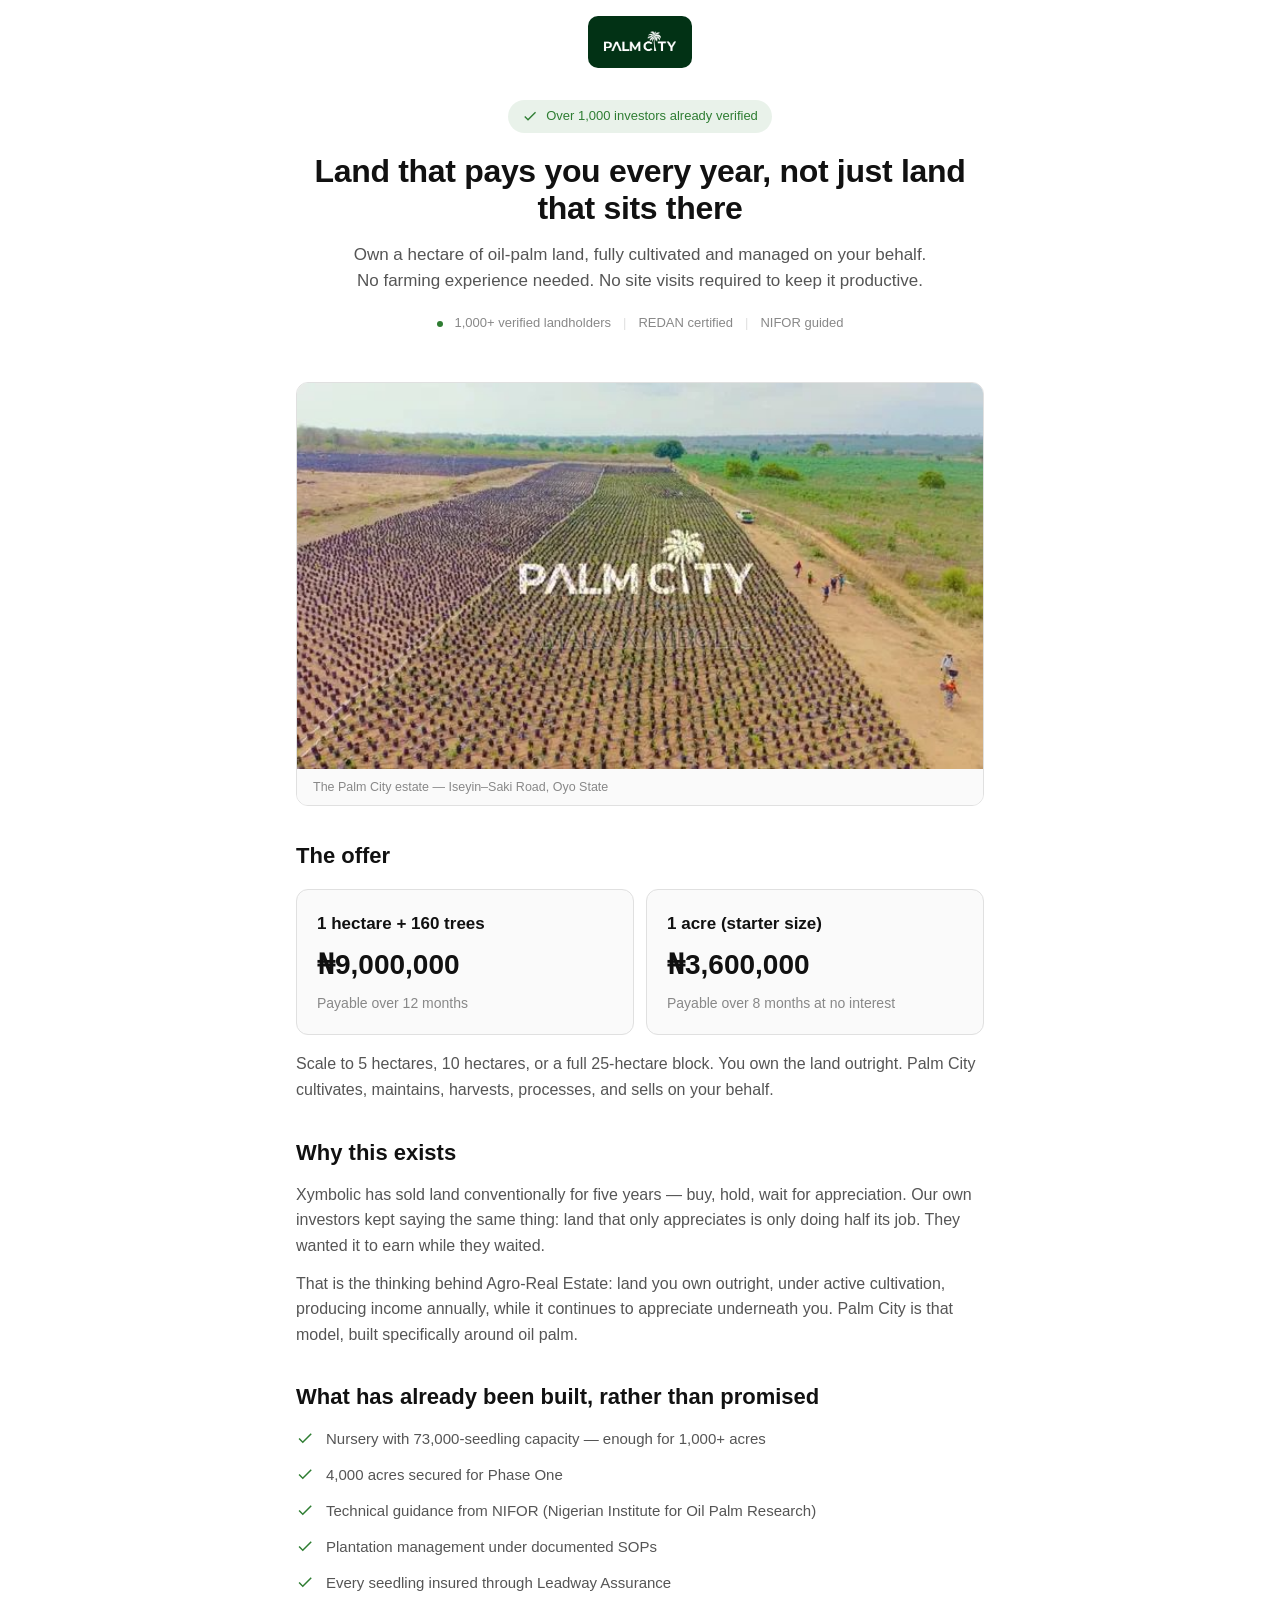
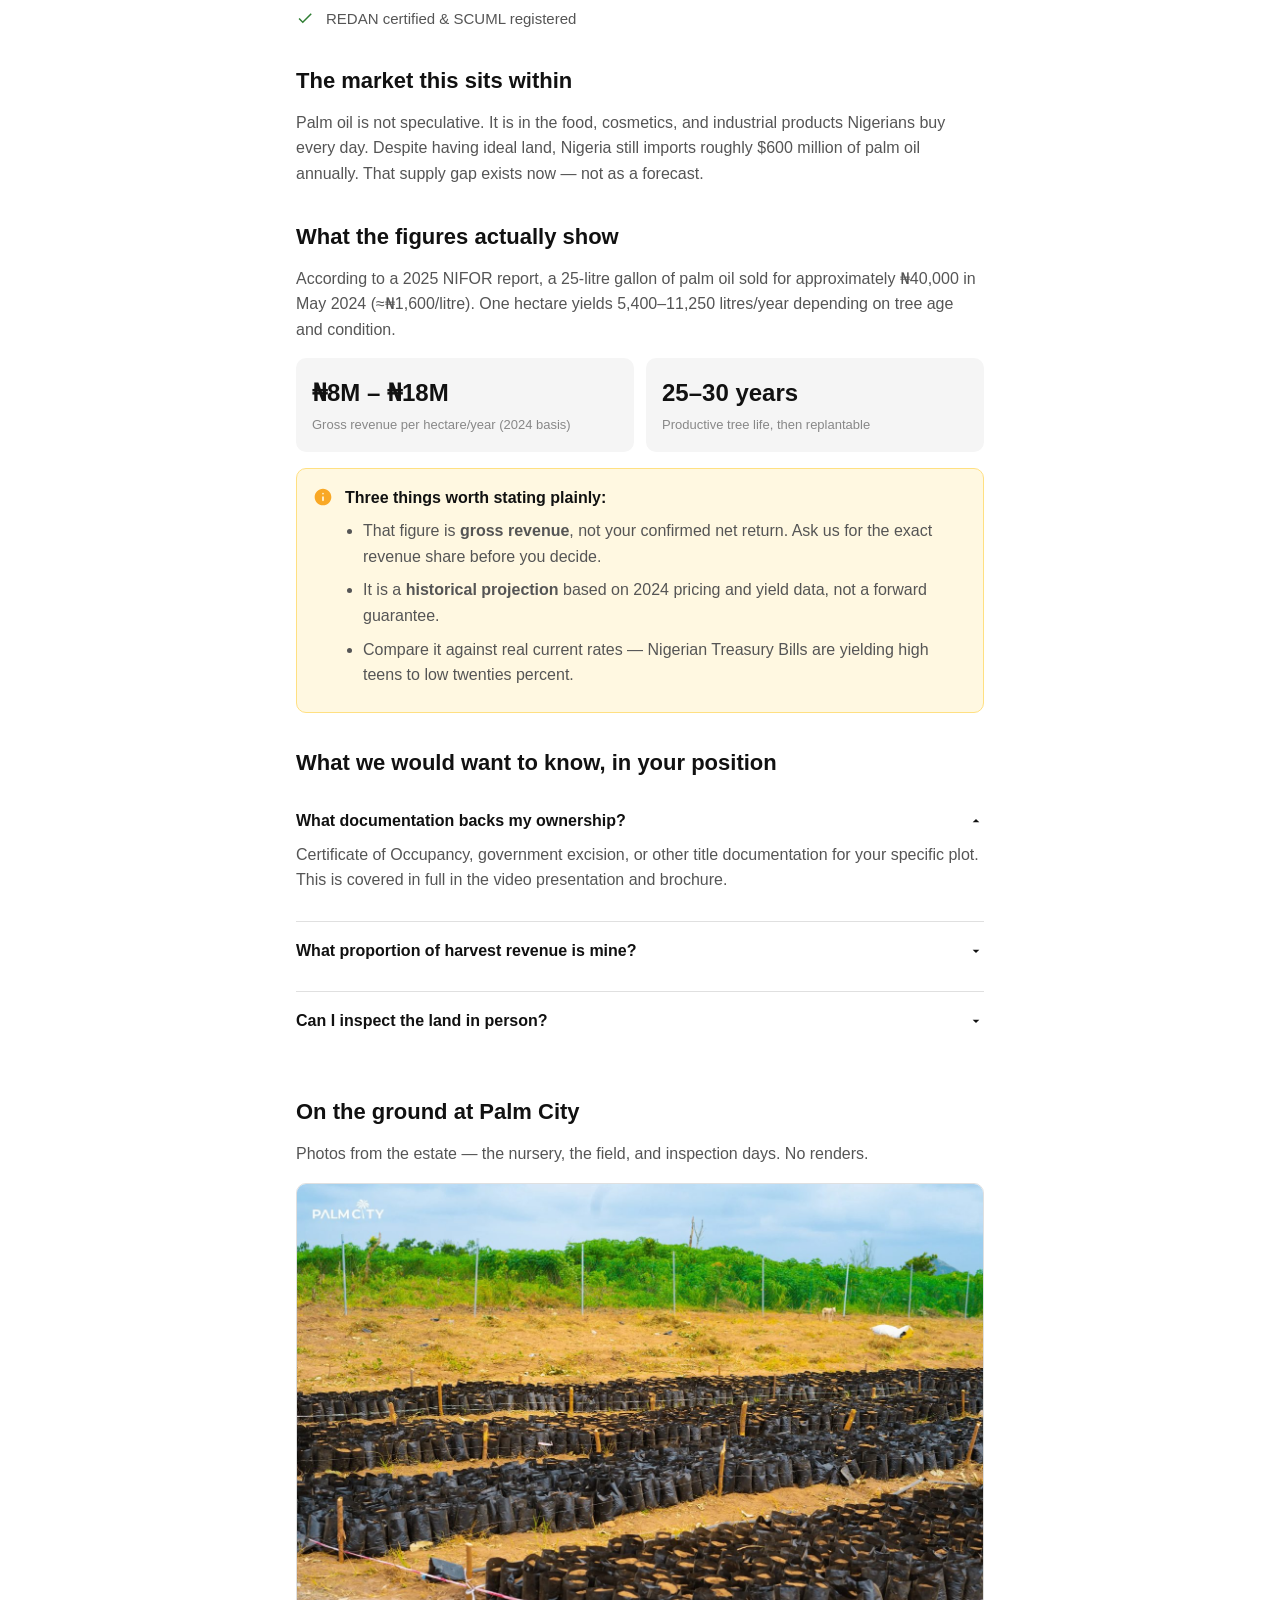
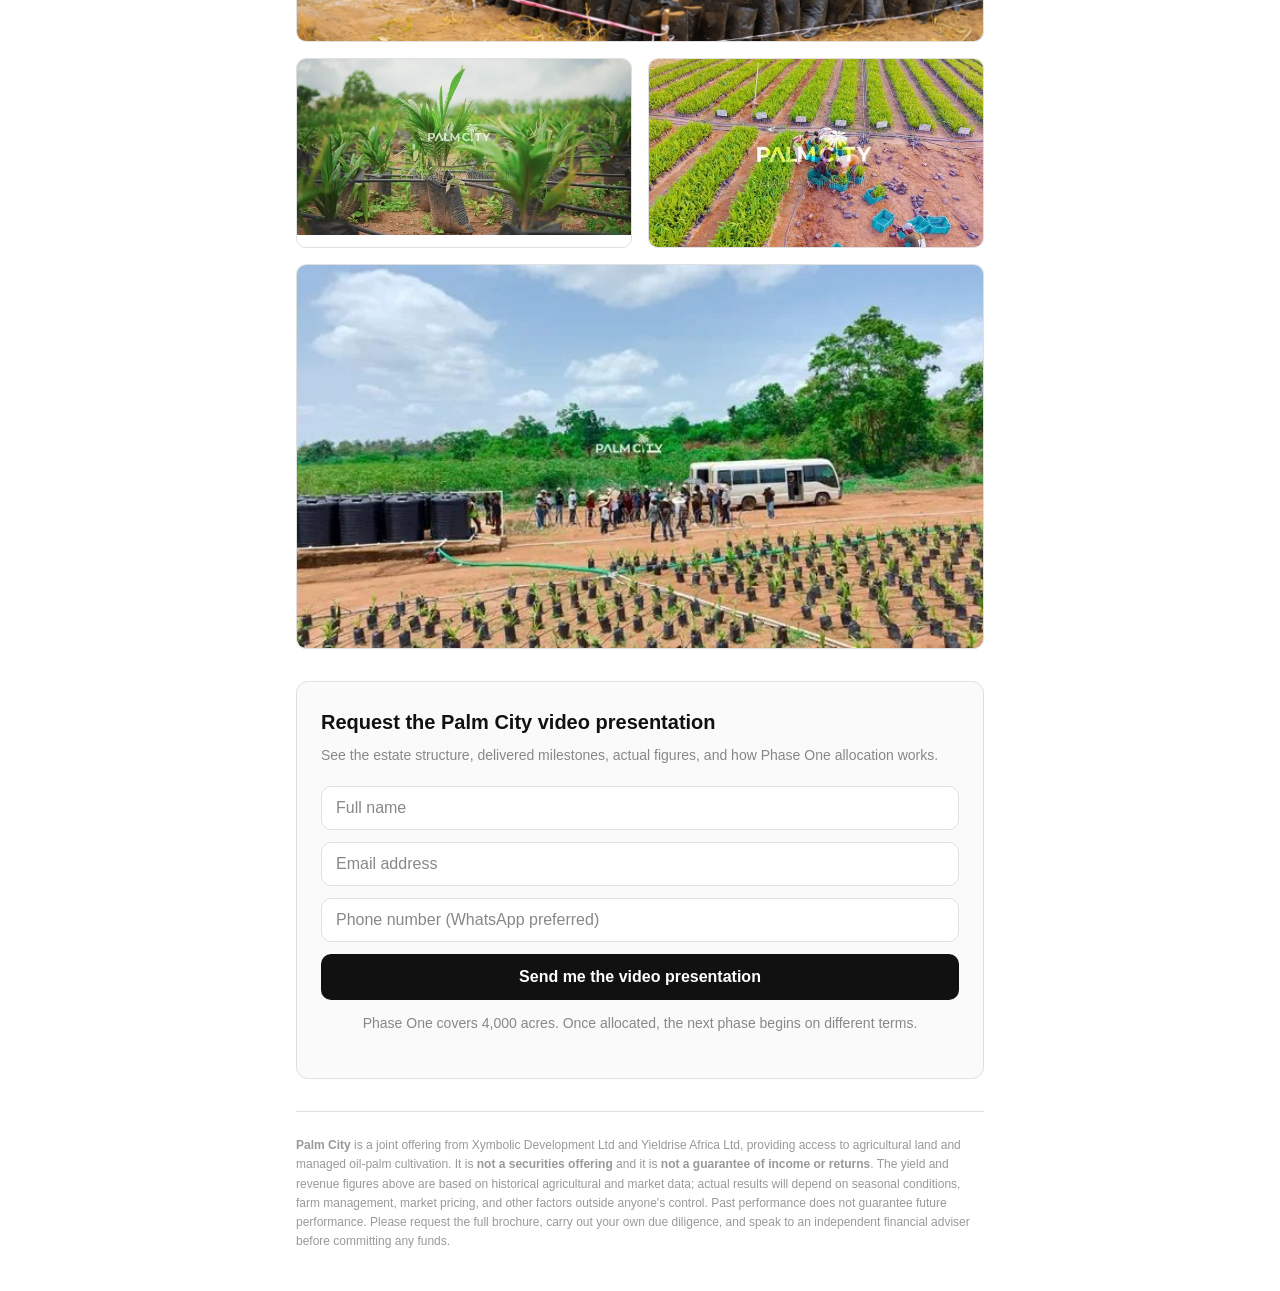
<file: index.html>
<!DOCTYPE html>
<html lang="en">
<head>
<meta charset="UTF-8">
<meta name="viewport" content="width=device-width, initial-scale=1.0">
<!-- ============================================================
     EDIT THIS: Page title (shows in browser tab and search results)
     ============================================================ -->
<title>Palm City — Land That Pays You Every Year</title>
<meta name="description" content="Own oil-palm land that generates annual income. Fully managed by Palm City. 1,000+ investors already verified.">

<!-- Open Graph (for Facebook sharing) -->
<meta property="og:title" content="Palm City — Land That Pays You Every Year">
<meta property="og:description" content="Own a hectare of oil-palm land, fully cultivated and managed on your behalf. No farming experience needed.">
<meta property="og:type" content="website">
<!-- EDIT THIS: Replace with your actual domain -->
<meta property="og:url" content="https://your-domain.vercel.app/landing-a.html">
<!-- EDIT THIS: Replace with your actual image URL -->
<meta property="og:image" content="https://your-domain.vercel.app/images/og-image.jpg">

<link rel="stylesheet" href="css/style.css">
</head>
<body>

<div class="container">

  <!-- ==================== LOGO HEADER ==================== -->
  <div class="site-header">
    <img src="images/logo.png" alt="Palm City">
  </div>



  <!-- ==================== HERO ==================== -->
  <div class="hero">
    <div class="badge">
      <svg width="16" height="16" viewBox="0 0 24 24" fill="none"><path d="M9 16.2L4.8 12l-1.4 1.4L9 19 21 7l-1.4-1.4L9 16.2z" fill="currentColor"/></svg>
      <!-- EDIT THIS: Social proof count -->
      Over 1,000 investors already verified
    </div>
    <h1>Land that pays you every year, not just land that sits there</h1>
    <p class="sub">Own a hectare of oil-palm land, fully cultivated and managed on your behalf. No farming experience needed. No site visits required to keep it productive.</p>
    <div class="social-proof">
      <span class="dot"></span>
      <!-- EDIT THIS: Social proof stats -->
      1,000+ verified landholders
      <span class="divider">|</span> REDAN certified
      <span class="divider">|</span> NIFOR guided
    </div>
  </div>

    <!-- ==================== HERO IMAGE ==================== -->
  <div class="hero-media">
    <img src="images/hero-plantation.jpg" alt="The Palm City oil palm estate, Oyo State">
    <div class="media-caption">The Palm City estate &mdash; Iseyin&ndash;Saki Road, Oyo State</div>
  </div>

  <!-- ==================== THE OFFER ==================== -->
  <div class="section">
    <h2>The offer</h2>
    <div class="grid-2">
      <div class="card">
        <h3>1 hectare + 160 trees</h3>
        <!-- EDIT THIS: Price per hectare -->
        <div class="price">₦9,000,000</div>
        <div class="price-note">Payable over 12 months</div>
      </div>
      <div class="card">
        <h3>1 acre (starter size)</h3>
        <!-- EDIT THIS: Price per acre -->
        <div class="price">₦3,600,000</div>
        <div class="price-note">Payable over 8 months at no interest</div>
      </div>
    </div>
    <p class="text-sm mt-md">Scale to 5 hectares, 10 hectares, or a full 25-hectare block. You own the land outright. Palm City cultivates, maintains, harvests, processes, and sells on your behalf.</p>
  </div>

  <!-- ==================== WHY THIS EXISTS ==================== -->
  <div class="section">
    <h2>Why this exists</h2>
    <p>Xymbolic has sold land conventionally for five years — buy, hold, wait for appreciation. Our own investors kept saying the same thing: land that only appreciates is only doing half its job. They wanted it to earn while they waited.</p>
    <p>That is the thinking behind Agro-Real Estate: land you own outright, under active cultivation, producing income annually, while it continues to appreciate underneath you. Palm City is that model, built specifically around oil palm.</p>
  </div>

  <!-- ==================== WHAT'S BUILT ==================== -->
  <div class="section">
    <h2>What has already been built, rather than promised</h2>
    <div class="checklist">
      <div class="check">
        <svg width="18" height="18" viewBox="0 0 24 24"><path d="M9 16.2L4.8 12l-1.4 1.4L9 19 21 7l-1.4-1.4L9 16.2z" fill="#2e7d32"/></svg>
        <!-- EDIT THIS: Nursery capacity -->
        Nursery with 73,000-seedling capacity — enough for 1,000+ acres
      </div>
      <div class="check">
        <svg width="18" height="18" viewBox="0 0 24 24"><path d="M9 16.2L4.8 12l-1.4 1.4L9 19 21 7l-1.4-1.4L9 16.2z" fill="#2e7d32"/></svg>
        <!-- EDIT THIS: Phase One acreage -->
        4,000 acres secured for Phase One
      </div>
      <div class="check">
        <svg width="18" height="18" viewBox="0 0 24 24"><path d="M9 16.2L4.8 12l-1.4 1.4L9 19 21 7l-1.4-1.4L9 16.2z" fill="#2e7d32"/></svg>
        Technical guidance from NIFOR (Nigerian Institute for Oil Palm Research)
      </div>
      <div class="check">
        <svg width="18" height="18" viewBox="0 0 24 24"><path d="M9 16.2L4.8 12l-1.4 1.4L9 19 21 7l-1.4-1.4L9 16.2z" fill="#2e7d32"/></svg>
        Plantation management under documented SOPs
      </div>
      <div class="check">
        <svg width="18" height="18" viewBox="0 0 24 24"><path d="M9 16.2L4.8 12l-1.4 1.4L9 19 21 7l-1.4-1.4L9 16.2z" fill="#2e7d32"/></svg>
        Every seedling insured through Leadway Assurance
      </div>
      <div class="check">
        <svg width="18" height="18" viewBox="0 0 24 24"><path d="M9 16.2L4.8 12l-1.4 1.4L9 19 21 7l-1.4-1.4L9 16.2z" fill="#2e7d32"/></svg>
        REDAN certified & SCUML registered
      </div>
    </div>
  </div>

  <!-- ==================== MARKET ==================== -->
  <div class="section">
    <h2>The market this sits within</h2>
    <p>Palm oil is not speculative. It is in the food, cosmetics, and industrial products Nigerians buy every day. Despite having ideal land, Nigeria still imports roughly $600 million of palm oil annually. That supply gap exists now — not as a forecast.</p>
  </div>

  <!-- ==================== FIGURES ==================== -->
  <div class="section">
    <h2>What the figures actually show</h2>
    <p>According to a 2025 NIFOR report, a 25-litre gallon of palm oil sold for approximately ₦40,000 in May 2024 (≈₦1,600/litre). One hectare yields 5,400–11,250 litres/year depending on tree age and condition.</p>
    <div class="grid-2">
      <div class="figure-box">
        <!-- EDIT THIS: Revenue figures -->
        <div class="num">₦8M – ₦18M</div>
        <div class="label">Gross revenue per hectare/year (2024 basis)</div>
      </div>
      <div class="figure-box">
        <div class="num">25–30 years</div>
        <div class="label">Productive tree life, then replantable</div>
      </div>
    </div>
    <div class="warning-box">
      <svg width="20" height="20" viewBox="0 0 24 24"><path d="M12 2C6.5 2 2 6.5 2 12s4.5 10 10 10 10-4.5 10-10S17.5 2 12 2zm0 15c-.6 0-1-.4-1-1v-4c0-.6.4-1 1-1s1 .4 1 1v4c0 .6-.4 1-1 1zm0-8c-.6 0-1-.4-1-1s.4-1 1-1 1 .4 1 1-.4 1-1 1z" fill="#f9a825"/></svg>
      <div>
        <strong>Three things worth stating plainly:</strong>
        <ul>
          <li>That figure is <strong>gross revenue</strong>, not your confirmed net return. Ask us for the exact revenue share before you decide.</li>
          <li>It is a <strong>historical projection</strong> based on 2024 pricing and yield data, not a forward guarantee.</li>
          <li>Compare it against real current rates — Nigerian Treasury Bills are yielding high teens to low twenties percent.</li>
        </ul>
      </div>
    </div>
  </div>

  <!-- ==================== FAQ / OBJECTIONS ==================== -->
  <div class="section">
    <h2>What we would want to know, in your position</h2>
    <div class="faq-item open">
      <div class="faq-q" onclick="this.parentElement.classList.toggle('open')">
        What documentation backs my ownership?
        <svg class="faq-icon" width="16" height="16" viewBox="0 0 24 24"><path d="M7 10l5 5 5-5z" fill="currentColor"/></svg>
      </div>
      <p class="faq-a">Certificate of Occupancy, government excision, or other title documentation for your specific plot. This is covered in full in the video presentation and brochure.</p>
    </div>
    <div class="faq-item">
      <div class="faq-q" onclick="this.parentElement.classList.toggle('open')">
        What proportion of harvest revenue is mine?
        <svg class="faq-icon" width="16" height="16" viewBox="0 0 24 24"><path d="M7 10l5 5 5-5z" fill="currentColor"/></svg>
      </div>
      <p class="faq-a">After cultivation and processing costs are accounted for. We confirm the exact revenue share in the video presentation — ask for it directly.</p>
    </div>
    <div class="faq-item">
      <div class="faq-q" onclick="this.parentElement.classList.toggle('open')">
        Can I inspect the land in person?
        <svg class="faq-icon" width="16" height="16" viewBox="0 0 24 24"><path d="M7 10l5 5 5-5z" fill="currentColor"/></svg>
      </div>
      <p class="faq-a">Yes — you or someone acting on your behalf can inspect the land. If you are based outside Nigeria, ask about arranging an independent site inspection.</p>
    </div>
  </div>

    <!-- ==================== ON THE GROUND ==================== -->
  <div class="section">
    <h2>On the ground at Palm City</h2>
    <p>Photos from the estate &mdash; the nursery, the field, and inspection days. No renders.</p>
    <div class="gallery-grid">
      <div class="gallery-item wide">
        <img src="images/nursery.jpg" alt="Palm City nursery &mdash; 73,000-seedling capacity" loading="lazy">
      </div>
      <div class="gallery-item">
        <img src="images/seedlings.jpg" alt="Oil palm seedlings in the nursery" loading="lazy">
      </div>
      <div class="gallery-item">
        <img src="images/field-rows.jpg" alt="Seedling rows tended by the agronomy team" loading="lazy">
      </div>
      <div class="gallery-item wide">
        <img src="images/site-visit.jpg" alt="Investor site inspection day at the estate" loading="lazy">
      </div>
    </div>
  </div>

  <!-- ==================== LEAD CAPTURE FORM ==================== -->
  <div class="form-box" id="formA">
    <h3>Request the Palm City video presentation</h3>
    <p>See the estate structure, delivered milestones, actual figures, and how Phase One allocation works.</p>
    <input class="form-input" type="text" placeholder="Full name" id="nameA" required>
    <input class="form-input" type="email" placeholder="Email address" id="emailA" required>
    <input class="form-input" type="tel" placeholder="Phone number (WhatsApp preferred)" id="phoneA" required>
    <button class="btn" onclick="submitForm('A')">Send me the video presentation</button>
    <p class="form-footer">Phase One covers 4,000 acres. Once allocated, the next phase begins on different terms.</p>
  </div>

  <!-- ==================== SUCCESS STATE ==================== -->
  <div class="form-box success-state" id="successA">
    <svg width="48" height="48" viewBox="0 0 24 24"><path d="M9 16.2L4.8 12l-1.4 1.4L9 19 21 7l-1.4-1.4L9 16.2z" fill="#2e7d32"/></svg>
    <h3>Check your phone</h3>
    <p>We have received your details. The video presentation link has been sent to your phone and email.</p>
    <!-- Links to the second step page -->
    <a href="step2.html"><button class="btn">Continue to the video page</button></a>
  </div>

  <!-- ==================== DISCLAIMER ==================== -->
  <div class="disclaimer">
    <strong>Palm City</strong> is a joint offering from Xymbolic Development Ltd and Yieldrise Africa Ltd, providing access to agricultural land and managed oil-palm cultivation. It is <strong>not a securities offering</strong> and it is <strong>not a guarantee of income or returns</strong>. The yield and revenue figures above are based on historical agricultural and market data; actual results will depend on seasonal conditions, farm management, market pricing, and other factors outside anyone's control. Past performance does not guarantee future performance. Please request the full brochure, carry out your own due diligence, and speak to an independent financial adviser before committing any funds.
  </div>

</div>

<!-- ==================== JAVASCRIPT ==================== -->
<script>
/**
 * Submit handler for lead capture forms.
 * In production, replace this with your actual form submission:
 * - Google Forms
 * - Typeform embed
 * - Webhook to your CRM (HubSpot, Zoho, etc.)
 * - Email service (Mailchimp, ConvertKit, etc.)
 */
function submitForm(suffix) {
  const name  = document.getElementById('name' + suffix).value.trim();
  const email = document.getElementById('email' + suffix).value.trim();
  const phone = document.getElementById('phone' + suffix).value.trim();

  if (!name || !email || !phone) {
    alert('Please fill in all fields.');
    return;
  }

  // TODO: Replace with your actual form submission logic
  console.log('Lead captured:', { name, email, phone, page: 'landing-a' });

  // Show success state
  document.getElementById('form' + suffix).style.display = 'none';
  document.getElementById('success' + suffix).style.display = 'block';
  document.getElementById('success' + suffix).scrollIntoView({ behavior: 'smooth', block: 'center' });
}
</script>

</body>
</html>
</file>
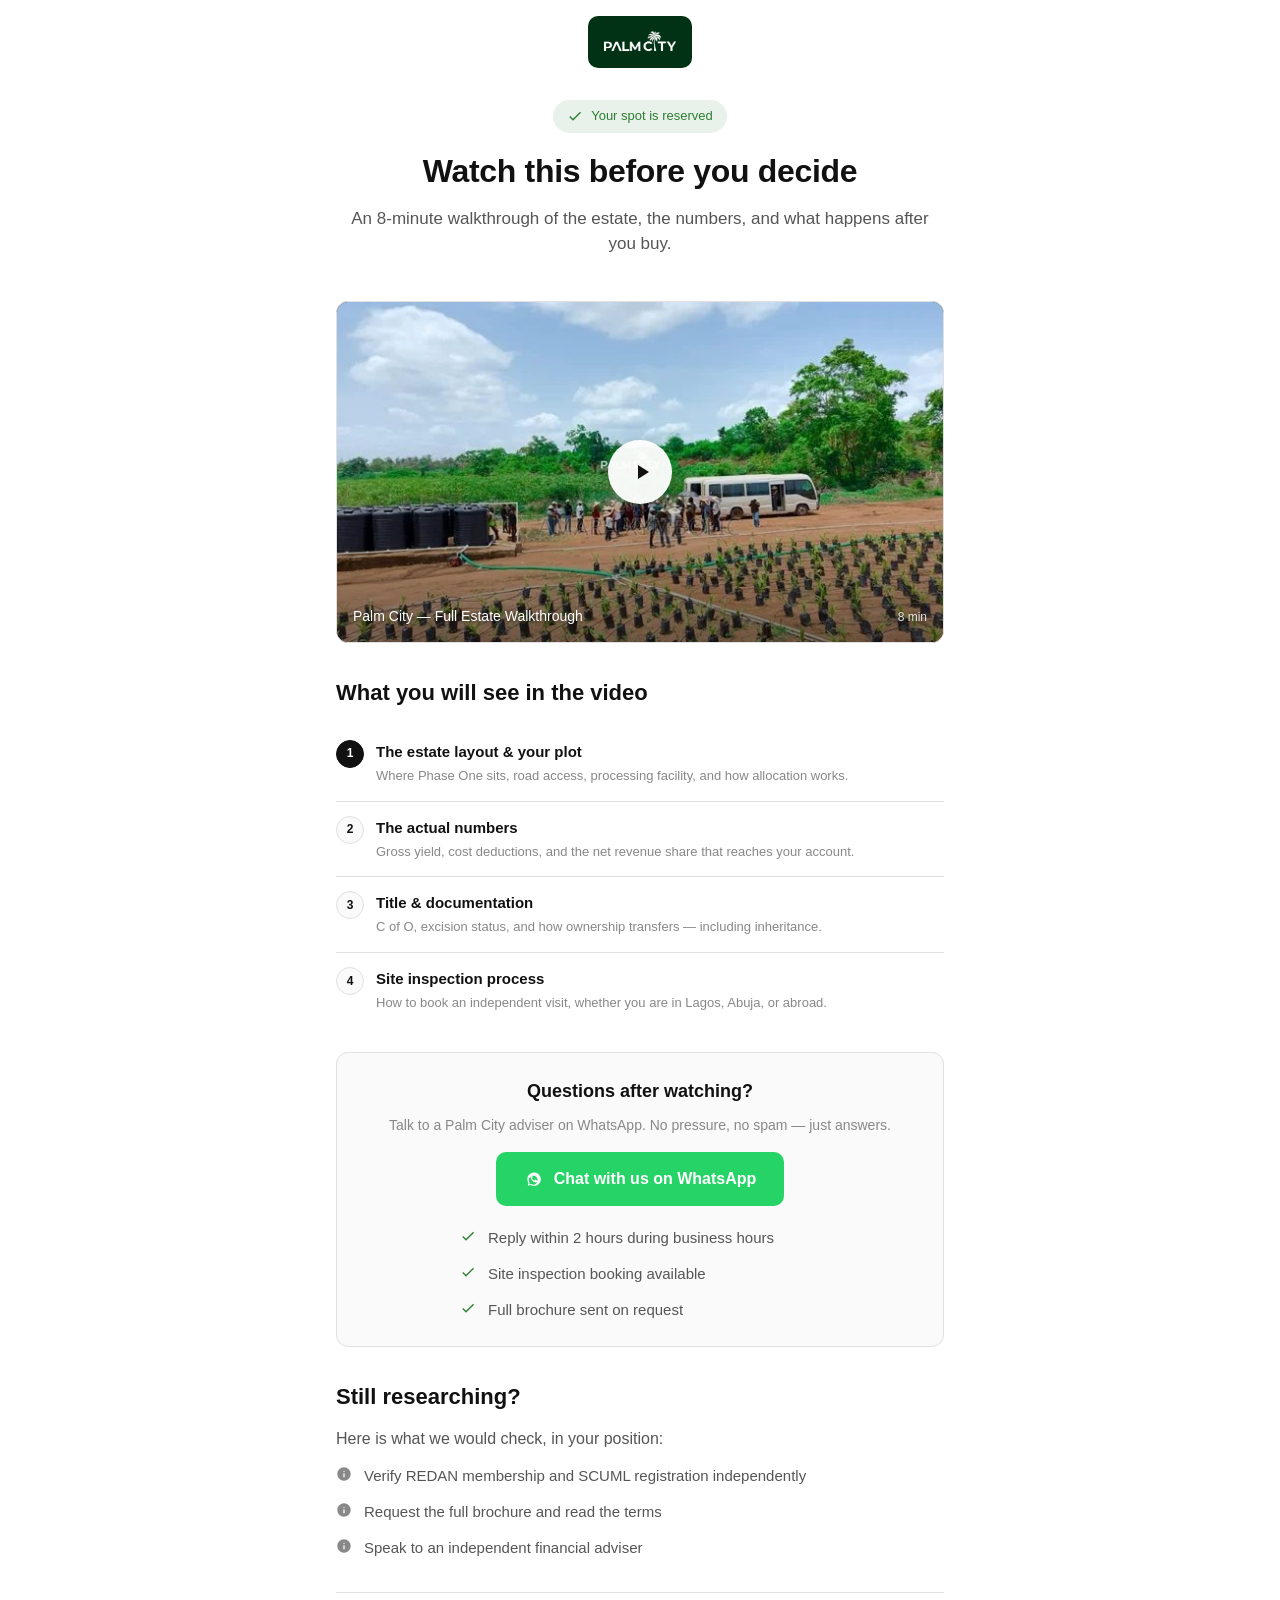
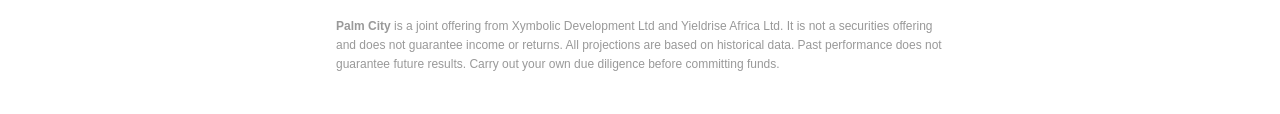
<file: step2.html>
<!DOCTYPE html>
<html lang="en">
<head>
<meta charset="UTF-8">
<meta name="viewport" content="width=device-width, initial-scale=1.0">
<!-- ============================================================
     EDIT THIS: Page title
     ============================================================ -->
<title>Palm City — Watch Before You Decide</title>
<meta name="description" content="Your reserved spot. Watch the 8-minute Palm City estate walkthrough, then chat with our team on WhatsApp.">

<meta property="og:title" content="Palm City — Watch Before You Decide">
<meta property="og:description" content="The full estate walkthrough: layout, numbers, title docs, and site inspection process.">
<meta property="og:type" content="website">
<!-- EDIT THIS: Replace with your actual domain -->
<meta property="og:url" content="https://your-domain.vercel.app/step2.html">
<!-- EDIT THIS: Replace with your actual image URL -->
<meta property="og:image" content="https://your-domain.vercel.app/images/og-image.jpg">

<link rel="stylesheet" href="css/style.css">
</head>
<body>

<div class="container container-narrow">

  <!-- ==================== LOGO HEADER ==================== -->
  <div class="site-header">
    <img src="images/logo.png" alt="Palm City">
  </div>



  <!-- ==================== HERO ==================== -->
  <div class="hero">
    <div class="badge">
      <svg width="16" height="16" viewBox="0 0 24 24" fill="none"><path d="M9 16.2L4.8 12l-1.4 1.4L9 19 21 7l-1.4-1.4L9 16.2z" fill="currentColor"/></svg>
      Your spot is reserved
    </div>
    <h1>Watch this before you decide</h1>
    <p class="sub">An 8-minute walkthrough of the estate, the numbers, and what happens after you buy.</p>
  </div>

  <!-- ==================== VIDEO PLAYER ==================== -->
  <!-- 
    EDIT THIS: Replace the entire video-wrap div below with your 
    actual video embed code from Vimeo, YouTube, Wistia, or Bunny.net.

    Example Vimeo embed:
    <div style="padding:56.25% 0 0 0;position:relative;">
      <iframe src="https://player.vimeo.com/video/YOUR_VIDEO_ID" 
        style="position:absolute;top:0;left:0;width:100%;height:100%;" 
        frameborder="0" allow="autoplay; fullscreen" allowfullscreen>
      </iframe>
    </div>
    <script src="https://player.vimeo.com/api/player.js"></script>
  -->
  <div class="video-wrap" id="videoPlaceholder" onclick="loadVideo()">
    <!-- EDIT THIS: Replace with your video thumbnail image -->
    <img src="images/site-visit.jpg" alt="Palm City estate walkthrough" style="position:absolute;inset:0;width:100%;height:100%;object-fit:cover;">
    <div class="play-btn">
      <svg width="24" height="24" viewBox="0 0 24 24" fill="none"><path d="M8 5v14l11-7z" fill="#111"/></svg>
    </div>
    <div class="video-label">Palm City — Full Estate Walkthrough</div>
    <div class="video-meta">8 min</div>
  </div>

  <!-- ==================== VIDEO TIMELINE ==================== -->
  <div class="section">
    <h2>What you will see in the video</h2>
    <div class="timeline">
      <div class="timeline-item">
        <div class="timeline-num active">1</div>
        <div class="timeline-content">
          <h4>The estate layout & your plot</h4>
          <p>Where Phase One sits, road access, processing facility, and how allocation works.</p>
        </div>
      </div>
      <div class="timeline-item">
        <div class="timeline-num">2</div>
        <div class="timeline-content">
          <h4>The actual numbers</h4>
          <p>Gross yield, cost deductions, and the net revenue share that reaches your account.</p>
        </div>
      </div>
      <div class="timeline-item">
        <div class="timeline-num">3</div>
        <div class="timeline-content">
          <h4>Title & documentation</h4>
          <p>C of O, excision status, and how ownership transfers — including inheritance.</p>
        </div>
      </div>
      <div class="timeline-item">
        <div class="timeline-num">4</div>
        <div class="timeline-content">
          <h4>Site inspection process</h4>
          <p>How to book an independent visit, whether you are in Lagos, Abuja, or abroad.</p>
        </div>
      </div>
    </div>
  </div>

  <!-- ==================== WHATSAPP CTA ==================== -->
  <div class="cta-box">
    <h3>Questions after watching?</h3>
    <p>Talk to a Palm City adviser on WhatsApp. No pressure, no spam — just answers.</p>
    <!-- 
      EDIT THIS: Replace 234XXXXXXXXXX with your actual WhatsApp number.
      Format: country code + number, no spaces, no + sign.
      Example: 2348031234567

      EDIT THIS: Also customize the pre-filled message text after "text=" 
    -->
    <a class="btn btn-whatsapp" href="https://wa.me/234XXXXXXXXXX?text=Hi%2C%20I%20just%20watched%20the%20Palm%20City%20presentation%20and%20I%20have%20some%20questions" target="_blank" rel="noopener noreferrer">
      <svg width="20" height="20" viewBox="0 0 24 24" fill="none"><path d="M17.6 6.4C16.2 5 14.2 4.2 12.1 4.2 7.6 4.2 4 7.8 4 12.3c0 1.6.5 3.1 1.4 4.4l-.9 3.5 3.6-.9c1.2.8 2.6 1.2 4 1.2 4.5 0 8.1-3.6 8.1-8.1 0-2.1-.8-4.1-2.6-6zm-5.5 12.6c-1.2 0-2.4-.4-3.4-1l-.2-.1-2.3.6.6-2.2-.1-.2c-1.4-1.9-1.3-4.5.3-6.3 1.6-1.8 4.2-2.3 6.3-1.3 2.1 1 3.3 3.2 3 5.5-.4 2.8-3.1 5-4.2 5zm2.9-5.5c-.2-.1-1.2-.6-1.4-.7-.2-.1-.3-.1-.4.1-.1.2-.5.6-.6.7-.1.2-.2.2-.4.1-.2-.1-.8-.3-1.5-.9-.6-.6-1-1.2-1.1-1.4-.1-.2 0-.3.1-.4.1-.1.2-.3.3-.4.1-.1.1-.2.2-.3.1-.1.1-.2.1-.3 0-.1-.2-.7-.4-1.2-.2-.5-.4-.6-.5-.6-.1 0-.2 0-.3 0-.1 0-.3 0-.5.2-.2.2-.7.7-.7 1.7 0 1 .7 2 1.1 2.4.1.2 1.4 2.2 3.4 3.1.5.2.9.4 1.2.5.5.2.9.2 1.2.1.4-.1 1.1-.5 1.3-1 .2-.5.2-.9.1-1-.1-.2-.2-.3-1-.4z" fill="currentColor"/></svg>
      Chat with us on WhatsApp
    </a>
    <div class="checklist">
      <div class="check">
        <svg width="16" height="16" viewBox="0 0 24 24"><path d="M9 16.2L4.8 12l-1.4 1.4L9 19 21 7l-1.4-1.4L9 16.2z" fill="#2e7d32"/></svg>
        Reply within 2 hours during business hours
      </div>
      <div class="check">
        <svg width="16" height="16" viewBox="0 0 24 24"><path d="M9 16.2L4.8 12l-1.4 1.4L9 19 21 7l-1.4-1.4L9 16.2z" fill="#2e7d32"/></svg>
        Site inspection booking available
      </div>
      <div class="check">
        <svg width="16" height="16" viewBox="0 0 24 24"><path d="M9 16.2L4.8 12l-1.4 1.4L9 19 21 7l-1.4-1.4L9 16.2z" fill="#2e7d32"/></svg>
        Full brochure sent on request
      </div>
    </div>
  </div>

  <!-- ==================== RESEARCH CHECKLIST ==================== -->
  <div class="section">
    <h2>Still researching?</h2>
    <p>Here is what we would check, in your position:</p>
    <div class="checklist">
      <div class="check">
        <svg width="16" height="16" viewBox="0 0 24 24"><path d="M12 2C6.5 2 2 6.5 2 12s4.5 10 10 10 10-4.5 10-10S17.5 2 12 2zm0 15c-.6 0-1-.4-1-1v-4c0-.6.4-1 1-1s1 .4 1 1v4c0 .6-.4 1-1 1zm0-8c-.6 0-1-.4-1-1s.4-1 1-1 1 .4 1 1-.4 1-1 1z" fill="#888"/></svg>
        Verify REDAN membership and SCUML registration independently
      </div>
      <div class="check">
        <svg width="16" height="16" viewBox="0 0 24 24"><path d="M12 2C6.5 2 2 6.5 2 12s4.5 10 10 10 10-4.5 10-10S17.5 2 12 2zm0 15c-.6 0-1-.4-1-1v-4c0-.6.4-1 1-1s1 .4 1 1v4c0 .6-.4 1-1 1zm0-8c-.6 0-1-.4-1-1s.4-1 1-1 1 .4 1 1-.4 1-1 1z" fill="#888"/></svg>
        Request the full brochure and read the terms
      </div>
      <div class="check">
        <svg width="16" height="16" viewBox="0 0 24 24"><path d="M12 2C6.5 2 2 6.5 2 12s4.5 10 10 10 10-4.5 10-10S17.5 2 12 2zm0 15c-.6 0-1-.4-1-1v-4c0-.6.4-1 1-1s1 .4 1 1v4c0 .6-.4 1-1 1zm0-8c-.6 0-1-.4-1-1s.4-1 1-1 1 .4 1 1-.4 1-1 1z" fill="#888"/></svg>
        Speak to an independent financial adviser
      </div>
    </div>
  </div>

  <!-- ==================== DISCLAIMER ==================== -->
  <div class="disclaimer">
    <strong>Palm City</strong> is a joint offering from Xymbolic Development Ltd and Yieldrise Africa Ltd. It is not a securities offering and does not guarantee income or returns. All projections are based on historical data. Past performance does not guarantee future results. Carry out your own due diligence before committing funds.
  </div>

</div>

<script>
/**
 * Lazy-loads the video embed when the user clicks the thumbnail.
 * EDIT THIS: Replace the iframe src with your actual video URL.
 */
function loadVideo() {
  const container = document.getElementById('videoPlaceholder');

  // EDIT THIS: Replace with your actual video embed code
  // Examples:
  // Vimeo: <iframe src="https://player.vimeo.com/video/YOUR_ID" ...></iframe>
  // YouTube: <iframe src="https://www.youtube.com/embed/YOUR_ID" ...></iframe>
  // Wistia: <iframe src="https://fast.wistia.net/embed/iframe/YOUR_ID" ...></iframe>

  container.innerHTML = `
    <iframe 
      class="video-embed" 
      src="about:blank" 
      title="Palm City Estate Walkthrough"
      allow="accelerometer; autoplay; clipboard-write; encrypted-media; gyroscope; picture-in-picture" 
      allowfullscreen>
    </iframe>
    <div style="position:absolute;inset:0;display:flex;align-items:center;justify-content:center;background:#222;color:#888;font-size:14px;text-align:center;padding:20px;">
      <div>
        <p style="margin-bottom:8px;">🎬 Video player loads here</p>
        <p style="font-size:12px;">Replace the iframe src in step2.html<br>with your actual video URL</p>
      </div>
    </div>
  `;
}
</script>

</body>
</html>
</file>
<file: css/style.css>
/* ============================================================
   PALM CITY FUNNEL — SHARED STYLESHEET
   Edit this file to change colors, fonts, spacing, and 
   layout across ALL landing pages at once.
   ============================================================ */

/* ---------- CSS VARIABLES (edit these to rebrand) ---------- */
:root {
  /* Brand colors */
  --color-primary:   #111111;
  --color-surface:   #ffffff;
  --color-muted:     #fafafa;
  --color-border:    #e0e0e0;

  /* Text colors */
  --text-primary:    #111111;
  --text-secondary:  #555555;
  --text-tertiary:   #888888;
  --text-quaternary: #999999;

  /* Accent colors */
  --color-positive:  #2e7d32;
  --color-warning:   #f9a825;
  --color-danger:    #c62828;

  /* WhatsApp brand color */
  --color-whatsapp:  #25d366;

  /* Typography */
  --font-sans: -apple-system, BlinkMacSystemFont, 'Segoe UI', Roboto, 
               'Helvetica Neue', Arial, sans-serif;

  /* Spacing scale */
  --space-xs:  4px;
  --space-sm:  8px;
  --space-md:  12px;
  --space-lg:  16px;
  --space-xl:  20px;
  --space-2xl: 24px;
  --space-3xl: 32px;
  --space-4xl: 40px;

  /* Radius scale */
  --radius-sm:  6px;
  --radius-md:  10px;
  --radius-lg:  12px;
  --radius-full: 999px;
}

/* ---------- RESET & BASE ---------- */
*, *::before, *::after {
  box-sizing: border-box;
  margin: 0;
  padding: 0;
}

html {
  scroll-behavior: smooth;
  -webkit-font-smoothing: antialiased;
  -moz-osx-font-smoothing: grayscale;
}

body {
  font-family: var(--font-sans);
  color: var(--text-primary);
  line-height: 1.6;
  background: var(--color-surface);
}

img {
  max-width: 100%;
  height: auto;
  display: block;
}

a {
  color: inherit;
  text-decoration: none;
}

/* ---------- LAYOUT ---------- */
.container {
  max-width: 720px;
  margin: 0 auto;
  padding: 0 var(--space-lg) var(--space-4xl);
}

.container-narrow {
  max-width: 640px;
}

/* ---------- HERO SECTION ---------- */
.hero {
  text-align: center;
  padding: var(--space-3xl) 0 var(--space-2xl);
}

.hero h1 {
  font-size: clamp(26px, 5vw, 32px);
  font-weight: 600;
  line-height: 1.15;
  margin-bottom: var(--space-lg);
  letter-spacing: -0.01em;
}

.hero .sub {
  font-size: 17px;
  color: var(--text-secondary);
  max-width: 580px;
  margin: 0 auto var(--space-xl);
  line-height: 1.5;
}

/* ---------- BADGES ---------- */
.badge {
  display: inline-flex;
  align-items: center;
  gap: var(--space-sm);
  background: rgba(46, 125, 50, 0.1);
  color: var(--color-positive);
  font-size: 13px;
  font-weight: 500;
  padding: 6px 14px;
  border-radius: var(--radius-full);
  margin-bottom: var(--space-xl);
}

.badge svg {
  flex-shrink: 0;
}

.urgency-bar {
  display: flex;
  align-items: center;
  justify-content: center;
  gap: var(--space-sm);
  background: rgba(249, 168, 37, 0.1);
  border: 1px solid rgba(249, 168, 37, 0.3);
  border-radius: var(--radius-md);
  padding: var(--space-md) var(--space-lg);
  margin-bottom: var(--space-xl);
  font-size: 14px;
  color: var(--text-primary);
}

/* ---------- SOCIAL PROOF ---------- */
.social-proof {
  display: flex;
  align-items: center;
  gap: var(--space-md);
  justify-content: center;
  font-size: 13px;
  color: var(--text-tertiary);
  flex-wrap: wrap;
}

.dot {
  width: 6px;
  height: 6px;
  background: var(--color-positive);
  border-radius: 50%;
}

.divider {
  color: var(--color-border);
}

/* ---------- STATS GRID ---------- */
.stats-grid {
  display: grid;
  grid-template-columns: repeat(3, 1fr);
  gap: var(--space-md);
  margin-bottom: var(--space-3xl);
}

.stat-card {
  text-align: center;
  padding: var(--space-lg);
  background: var(--color-muted);
  border: 1px solid var(--color-border);
  border-radius: var(--radius-md);
}

.stat-card .num {
  font-size: 26px;
  font-weight: 600;
  color: var(--text-primary);
}

.stat-card .label {
  font-size: 12px;
  color: var(--text-tertiary);
  margin-top: var(--space-xs);
  text-transform: uppercase;
  letter-spacing: 0.03em;
}

/* ---------- PROGRESS BAR ---------- */
.progress {
  margin-top: var(--space-lg);
}

.progress-label {
  display: flex;
  justify-content: space-between;
  font-size: 13px;
  margin-bottom: 6px;
}

.progress-label .left {
  color: var(--text-secondary);
}

.progress-label .right {
  color: var(--text-tertiary);
}

.progress-bar {
  height: 8px;
  background: #eeeeee;
  border-radius: 4px;
  overflow: hidden;
}

.progress-fill {
  height: 100%;
  background: var(--color-primary);
  border-radius: 4px;
  transition: width 1s ease-out;
}

/* ---------- SECTIONS ---------- */
.section {
  margin-top: var(--space-3xl);
}

.section h2 {
  font-size: 22px;
  font-weight: 600;
  margin-bottom: var(--space-md);
}

.section p,
.section li {
  font-size: 16px;
  color: var(--text-secondary);
  margin-bottom: var(--space-md);
}

.section ul {
  padding-left: 20px;
}

.section li {
  margin-bottom: var(--space-sm);
}

/* ---------- CARDS ---------- */
.card {
  border: 1px solid var(--color-border);
  border-radius: var(--radius-lg);
  padding: var(--space-xl);
  background: var(--color-muted);
}

.card h3 {
  font-size: 17px;
  font-weight: 600;
  margin-bottom: 6px;
}

.card-muted {
  background: #f5f5f5;
}

/* ---------- PRICING ---------- */
.price {
  font-size: 28px;
  font-weight: 600;
  color: var(--text-primary);
  margin: var(--space-xs) 0;
}

.price-note {
  font-size: 14px;
  color: var(--text-tertiary);
}

/* ---------- GRID ---------- */
.grid-2 {
  display: grid;
  grid-template-columns: 1fr 1fr;
  gap: var(--space-md);
  margin-top: var(--space-lg);
}

/* ---------- CHECKLIST ---------- */
.checklist {
  display: flex;
  flex-direction: column;
  gap: var(--space-md);
  margin-top: var(--space-md);
}

.check {
  display: flex;
  align-items: flex-start;
  gap: var(--space-md);
  font-size: 15px;
  color: var(--text-secondary);
}

.check svg {
  flex-shrink: 0;
  margin-top: 2px;
}

/* ---------- FIGURE BOXES ---------- */
.figure-box {
  background: #f5f5f5;
  border-radius: var(--radius-md);
  padding: var(--space-lg);
}

.figure-box .num {
  font-size: 24px;
  font-weight: 600;
  color: var(--text-primary);
}

.figure-box .label {
  font-size: 13px;
  color: var(--text-tertiary);
  margin-top: 2px;
}

/* ---------- QUOTE ---------- */
.quote {
  border-left: 3px solid var(--color-border);
  padding-left: var(--space-lg);
  margin: var(--space-xl) 0;
  font-style: italic;
  color: var(--text-secondary);
  font-size: 16px;
}

/* ---------- TESTIMONIAL ---------- */
.testimonial {
  border-left: 3px solid var(--color-border);
  padding-left: var(--space-lg);
  margin: var(--space-lg) 0;
}

.testimonial p {
  font-size: 15px;
  color: var(--text-secondary);
  font-style: italic;
  margin-bottom: var(--space-sm);
}

.testimonial .author {
  font-size: 13px;
  color: var(--text-tertiary);
  font-style: normal;
}

/* ---------- SPECIAL BOXES ---------- */
.inherit-box {
  background: #e3f2fd;
  border: 1px solid #bbdefb;
  border-radius: var(--radius-md);
  padding: var(--space-lg);
  margin-top: var(--space-lg);
}

.inherit-box h4 {
  margin: 0 0 6px;
  font-size: 15px;
  font-weight: 600;
}

.inherit-box p {
  margin: 0;
  font-size: 14px;
  color: var(--text-secondary);
}

.warning-box {
  background: #fff8e1;
  border: 1px solid #ffe082;
  border-radius: var(--radius-md);
  padding: var(--space-lg);
  margin-top: var(--space-lg);
  display: flex;
  gap: var(--space-md);
  align-items: flex-start;
}

.warning-box svg {
  flex-shrink: 0;
  margin-top: 2px;
}

.warning-box ul {
  margin-top: var(--space-sm);
  padding-left: 18px;
  font-size: 14px;
}

.highlight-box {
  background: rgba(46, 125, 50, 0.08);
  border: 1px solid rgba(46, 125, 50, 0.2);
  border-radius: var(--radius-md);
  padding: var(--space-lg);
  margin-top: var(--space-md);
}

.highlight-box .num {
  font-size: 28px;
  font-weight: 600;
  color: var(--text-primary);
}

.highlight-box .label {
  font-size: 13px;
  color: var(--text-secondary);
  margin-top: 2px;
}

/* ---------- FAQ ---------- */
.faq-item {
  border-bottom: 1px solid var(--color-border);
  padding: var(--space-lg) 0;
}

.faq-item:last-child {
  border-bottom: none;
}

.faq-q {
  font-size: 16px;
  font-weight: 600;
  display: flex;
  justify-content: space-between;
  align-items: center;
  cursor: pointer;
  user-select: none;
}

.faq-a {
  font-size: 15px;
  color: var(--text-secondary);
  max-height: 0;
  overflow: hidden;
  transition: max-height 0.3s ease, opacity 0.3s ease, margin 0.3s ease;
  opacity: 0;
}

.faq-item.open .faq-a {
  max-height: 300px;
  opacity: 1;
  margin-top: var(--space-sm);
}

.faq-icon {
  transition: transform 0.2s ease;
  flex-shrink: 0;
}

.faq-item.open .faq-icon {
  transform: rotate(180deg);
}

/* ---------- FORM ---------- */
.form-box {
  border: 1px solid var(--color-border);
  border-radius: var(--radius-lg);
  padding: var(--space-2xl);
  margin-top: var(--space-3xl);
  background: var(--color-muted);
}

.form-box h3 {
  font-size: 20px;
  font-weight: 600;
  margin-bottom: 6px;
}

.form-box > p {
  font-size: 14px;
  color: var(--text-tertiary);
  margin-bottom: var(--space-xl);
}

.form-input {
  width: 100%;
  padding: 12px 14px;
  border: 1px solid var(--color-border);
  border-radius: var(--radius-md);
  font-size: 16px;
  font-family: inherit;
  background: var(--color-surface);
  color: var(--text-primary);
  margin-bottom: var(--space-md);
  outline: none;
  transition: border-color 0.15s ease;
}

.form-input:focus {
  border-color: var(--color-primary);
}

.form-input::placeholder {
  color: var(--text-tertiary);
}

.btn {
  display: inline-block;
  width: 100%;
  padding: 14px;
  border: none;
  border-radius: var(--radius-md);
  background: var(--color-primary);
  color: var(--color-surface);
  font-size: 16px;
  font-weight: 600;
  font-family: inherit;
  cursor: pointer;
  text-align: center;
  transition: opacity 0.15s ease, transform 0.1s ease;
}

.btn:hover {
  opacity: 0.85;
}

.btn:active {
  transform: scale(0.98);
}

.btn-whatsapp {
  background: var(--color-whatsapp);
  display: inline-flex;
  align-items: center;
  justify-content: center;
  gap: 10px;
  width: auto;
  padding: 14px 28px;
}

.btn-whatsapp:hover {
  opacity: 0.9;
}

.form-footer {
  font-size: 12px;
  color: var(--text-quaternary);
  margin: var(--space-md) 0 0;
  text-align: center;
}

/* ---------- SUCCESS STATE ---------- */
.success-state {
  display: none;
  text-align: center;
}

.success-state svg {
  margin-bottom: var(--space-md);
}

.success-state h3 {
  font-size: 20px;
  font-weight: 600;
  margin-bottom: 6px;
}

.success-state p {
  color: var(--text-secondary);
  margin-bottom: var(--space-lg);
}

/* ---------- VIDEO SECTION ---------- */
.video-wrap {
  position: relative;
  border-radius: var(--radius-lg);
  overflow: hidden;
  border: 1px solid var(--color-border);
  background: #222222;
  aspect-ratio: 16 / 9;
  display: flex;
  align-items: center;
  justify-content: center;
  cursor: pointer;
}

.video-wrap::before {
  content: '';
  position: absolute;
  inset: 0;
  background: linear-gradient(180deg, transparent 40%, rgba(0,0,0,0.5) 100%);
  z-index: 1;
}

.video-wrap .play-btn {
  position: relative;
  z-index: 2;
  width: 64px;
  height: 64px;
  background: rgba(255,255,255,0.95);
  border-radius: 50%;
  display: flex;
  align-items: center;
  justify-content: center;
  box-shadow: 0 4px 20px rgba(0,0,0,0.2);
  transition: transform 0.2s ease;
}

.video-wrap:hover .play-btn {
  transform: scale(1.08);
}

.video-wrap .play-btn svg {
  margin-left: 4px;
}

.video-label {
  position: absolute;
  bottom: 14px;
  left: 16px;
  z-index: 2;
  color: #ffffff;
  font-size: 14px;
  font-weight: 500;
  text-shadow: 0 1px 4px rgba(0,0,0,0.4);
}

.video-meta {
  position: absolute;
  bottom: 14px;
  right: 16px;
  z-index: 2;
  color: rgba(255,255,255,0.85);
  font-size: 12px;
  text-shadow: 0 1px 4px rgba(0,0,0,0.4);
}

.video-embed {
  position: absolute;
  inset: 0;
  width: 100%;
  height: 100%;
  border: none;
}

/* ---------- TIMELINE ---------- */
.timeline {
  display: flex;
  flex-direction: column;
  gap: 0;
  margin-top: var(--space-lg);
}

.timeline-item {
  display: flex;
  gap: var(--space-md);
  padding: 14px 0;
  border-bottom: 1px solid var(--color-border);
}

.timeline-item:last-child {
  border-bottom: none;
}

.timeline-num {
  width: 28px;
  height: 28px;
  border-radius: 50%;
  background: var(--color-muted);
  border: 1px solid var(--color-border);
  display: flex;
  align-items: center;
  justify-content: center;
  font-size: 12px;
  font-weight: 600;
  flex-shrink: 0;
}

.timeline-num.active {
  background: var(--color-primary);
  color: var(--color-surface);
  border-color: var(--color-primary);
}

.timeline-content h4 {
  margin: 0 0 2px;
  font-size: 15px;
  font-weight: 600;
}

.timeline-content p {
  margin: 0;
  font-size: 13px;
  color: var(--text-tertiary);
}

/* ---------- CTA BOX ---------- */
.cta-box {
  border: 1px solid var(--color-border);
  border-radius: var(--radius-lg);
  padding: var(--space-2xl);
  margin-top: var(--space-2xl);
  background: var(--color-muted);
  text-align: center;
}

.cta-box h3 {
  font-size: 18px;
  font-weight: 600;
  margin-bottom: var(--space-sm);
}

.cta-box > p {
  font-size: 14px;
  color: var(--text-tertiary);
  margin-bottom: var(--space-lg);
}

.cta-box .checklist {
  text-align: left;
  max-width: 360px;
  margin: var(--space-xl) auto 0;
}

/* ---------- DISCLAIMER ---------- */
.disclaimer {
  font-size: 12px;
  color: var(--text-quaternary);
  margin-top: var(--space-3xl);
  line-height: 1.6;
  border-top: 1px solid var(--color-border);
  padding-top: var(--space-2xl);
}

/* ---------- UTILITY ---------- */
.text-center { text-align: center; }
.text-sm { font-size: 14px; }
.text-xs { font-size: 12px; }
.text-muted { color: var(--text-tertiary); }
.mt-sm { margin-top: var(--space-md); }
.mt-md { margin-top: var(--space-lg); }
.mt-lg { margin-top: var(--space-xl); }

/* ---------- RESPONSIVE ---------- */
@media (max-width: 560px) {
  .grid-2 {
    grid-template-columns: 1fr;
  }

  .stats-grid {
    grid-template-columns: 1fr;
  }

  .hero {
    padding-top: var(--space-2xl);
  }

  .hero h1 {
    font-size: 26px;
  }

  .form-box {
    padding: var(--space-lg);
  }

  .section h2 {
    font-size: 20px;
  }
}

/* ---------- PRINT ---------- */
@media print {
  .form-box,
  .cta-box,
  .video-wrap {
    display: none;
  }

  .disclaimer {
    border-top: 1px solid #000;
    color: #000;
  }
}

/* ---------- SITE HEADER / LOGO ---------- */
.site-header { display: flex; justify-content: center; padding: var(--space-lg) 0 0; }
.site-header img { height: 52px; width: auto; border-radius: var(--radius-md); }

/* ---------- HERO MEDIA ---------- */
.hero-media { margin: var(--space-2xl) 0 0; border-radius: var(--radius-lg); overflow: hidden; border: 1px solid var(--color-border); }
.hero-media img { width: 100%; display: block; }
.media-caption { font-size: 12.5px; color: var(--text-tertiary); padding: var(--space-sm) var(--space-lg); background: var(--color-muted); }

/* ---------- GALLERY ---------- */
.gallery-grid { display: grid; grid-template-columns: 1fr 1fr; gap: var(--space-lg); margin-top: var(--space-lg); }
.gallery-grid .wide { grid-column: 1 / -1; }
.gallery-item { border-radius: var(--radius-md); overflow: hidden; border: 1px solid var(--color-border); }
.gallery-item img { width: 100%; display: block; }
@media (max-width: 560px) { .gallery-grid { grid-template-columns: 1fr; } }
</file>
